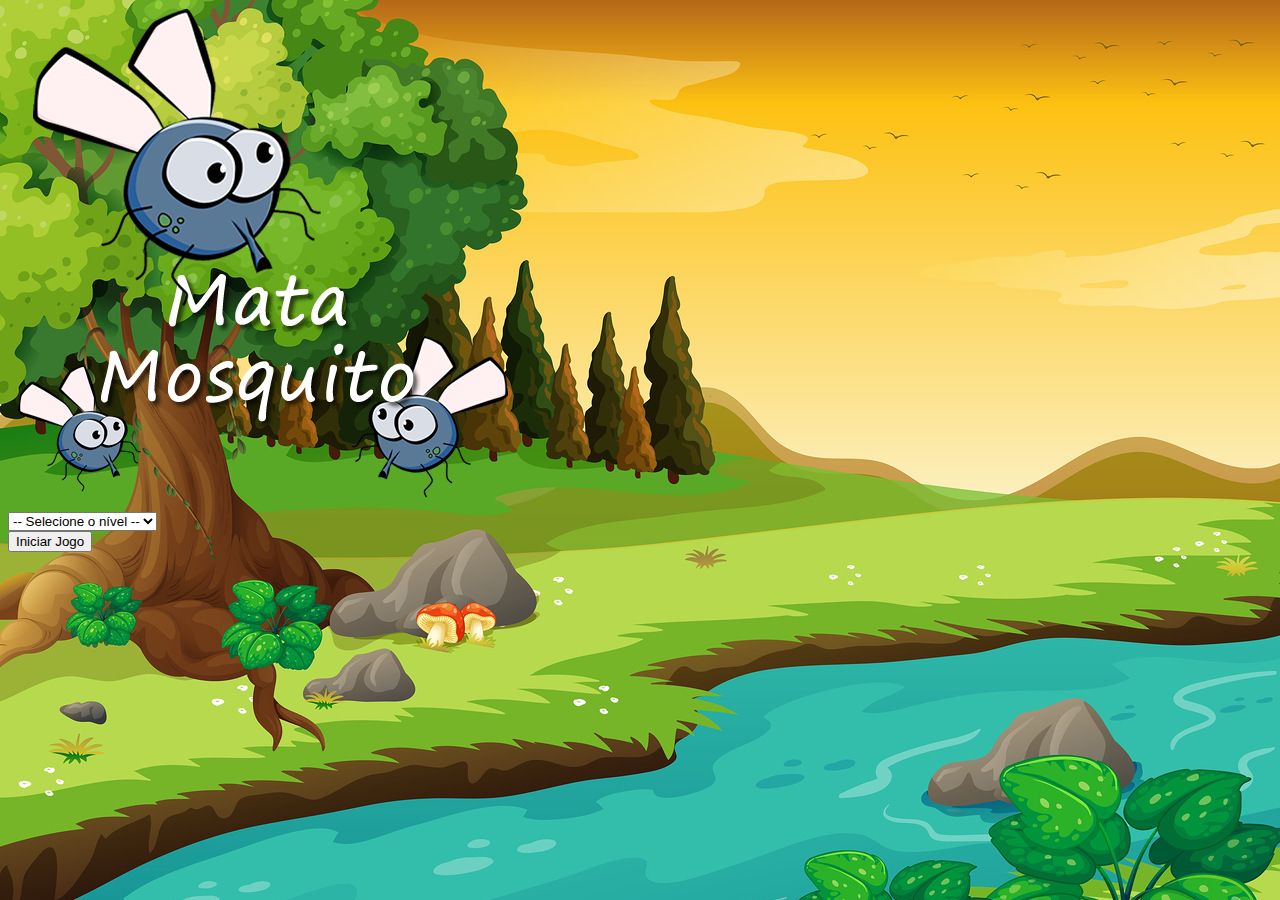
<file: index.html>
<!DOCTYPE html>
<html lang="pt-br">
<head>
    <meta charset="UTF-8">
    <meta http-equiv="X-UA-Compatible" content="IE=edge">
    <meta name="viewport" content="width=device-width, initial-scale=1.0">
    <title>Vitória</title>
    <link href="https://cdn.jsdelivr.net/npm/bootstrap@5.0.0-beta3/dist/css/bootstrap.min.css" rel="stylesheet" integrity="sha384-eOJMYsd53ii+scO/bJGFsiCZc+5NDVN2yr8+0RDqr0Ql0h+rP48ckxlpbzKgwra6" crossorigin="anonymous">
    <link rel="stylesheet" type="text/css" href="estilo.css">

    <script>
        function iniciarJogo(){
            var nivel = document.getElementById('nivel').value
            if(nivel === ''){
                alert('Selecione um nível para iniciar o jogo')
                return false
            } else{
                window.location.href='app.html?' + nivel
            }
        }

    </script>
</head>
<body>
    <div class="container">
        <div class="row">
            <div class="col">
                <div class="d-flex justify-content-center">
                    <img src="imagens/game.png">
                </div>
            </div>
        </div>
        <div class="row">
            <div class="col">
                <div class="d-flex justify-content-center">
                    <div class="mb-2">
                        <select class="form-control" id="nivel">
                            <option value="">-- Selecione o nível --</option>
                            <option value="normal">Normal</option>
                            <option value="dificil">Difícil</option>
                            <option value="chuckNorris">Chuck Norris</option>
                        </select>
                    </div>
                </div>
            </div>
        </div>
        <div class="row">
            <div class="col">
                <div class="d-flex justify-content-center">
                    <button type="button" class="btn btn-danger btn-lg" onclick="iniciarJogo()">Iniciar Jogo</button>
                </div>
            </div>
        </div>
    </div>
</body>
</html>
</file>
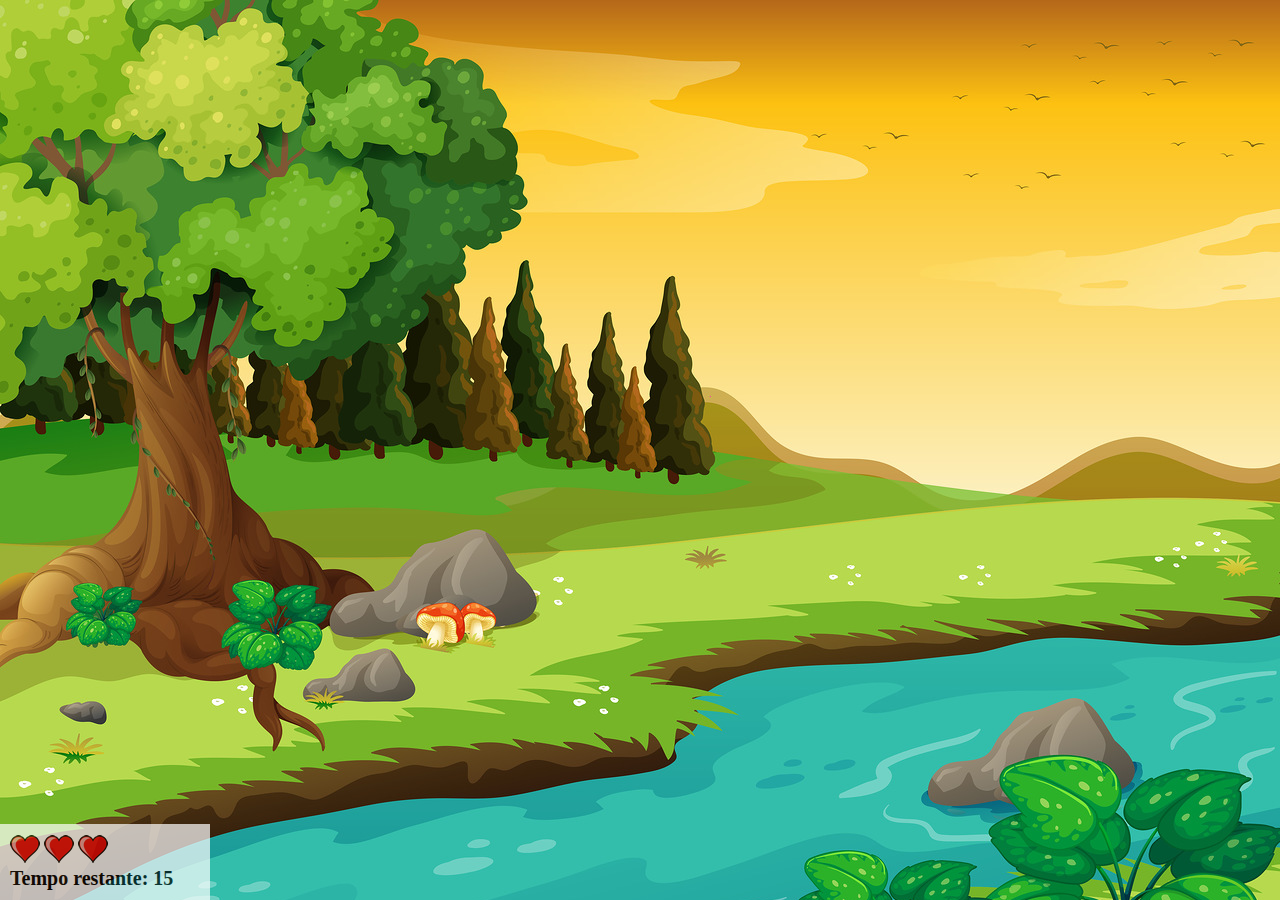
<file: app.html>
<!DOCTYPE html>
<html lang="pt-br">
<head>
    <meta charset="UTF-8">
    <meta http-equiv="X-UA-Compatible" content="IE=edge">
    <meta name="viewport" content="width=device-width, initial-scale=1.0">
    <title>Mata Mosquito</title>
    <link type="text/css" rel="stylesheet" href="estilo.css">
    <script src="jogo.js"></script>
</head>
<body onresize="ajustaTamanhoPalcoJogo()">
    <div class="painel">
        <div class="vidas">
            <img id="v1" src="imagens/coracao_cheio.png">
            <img id="v2" src="imagens/coracao_cheio.png">
            <img id="v3" src="imagens/coracao_cheio.png">
        </div>
        <div class="cronometro">Tempo restante: <span id="cronometro"></span></div>
    </div>







    <script> 
        document.getElementById('cronometro').innerHTML = tempo
        var criaMosquito = setInterval(function(){
            posicaoRandomica()
        }, criaMosquitoTempo)
        
    </script>
</body>
</html>
</file>
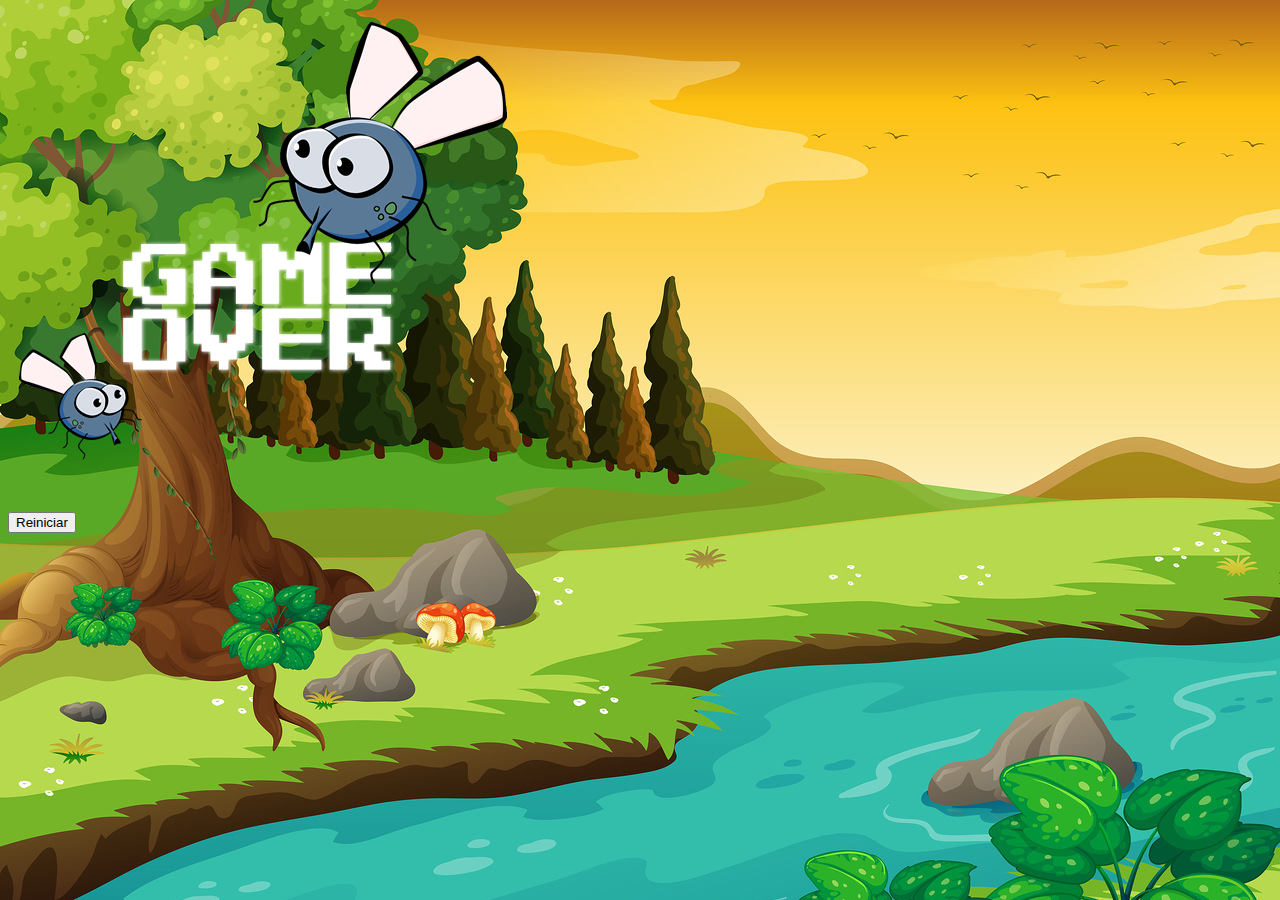
<file: fim_de_jogo.html>
<!DOCTYPE html>
<html lang="pt-br">
<head>
    <meta charset="UTF-8">
    <meta http-equiv="X-UA-Compatible" content="IE=edge">
    <meta name="viewport" content="width=device-width, initial-scale=1.0">
    <title>Fim de Jogo</title>
    <link href="https://cdn.jsdelivr.net/npm/bootstrap@5.0.0-beta3/dist/css/bootstrap.min.css" rel="stylesheet" integrity="sha384-eOJMYsd53ii+scO/bJGFsiCZc+5NDVN2yr8+0RDqr0Ql0h+rP48ckxlpbzKgwra6" crossorigin="anonymous">
    <link rel="stylesheet" type="text/css" href="estilo.css">
</head>
<body>
    <div class="container">
        <div class="row">
            <div class="col">
                <div class="d-flex justify-content-center">
                    <img src="imagens/game_over.png">
                </div>
            </div>
        </div>
        <div class="row">
            <div class="col">
                <div class="d-flex justify-content-center">
                    <button type="button" class="btn btn-dark btn-lg" onclick="window.location.href='index.html'">Reiniciar</button>
                </div>
            </div>
        </div>
    </div>
</body>
</html>
</file>
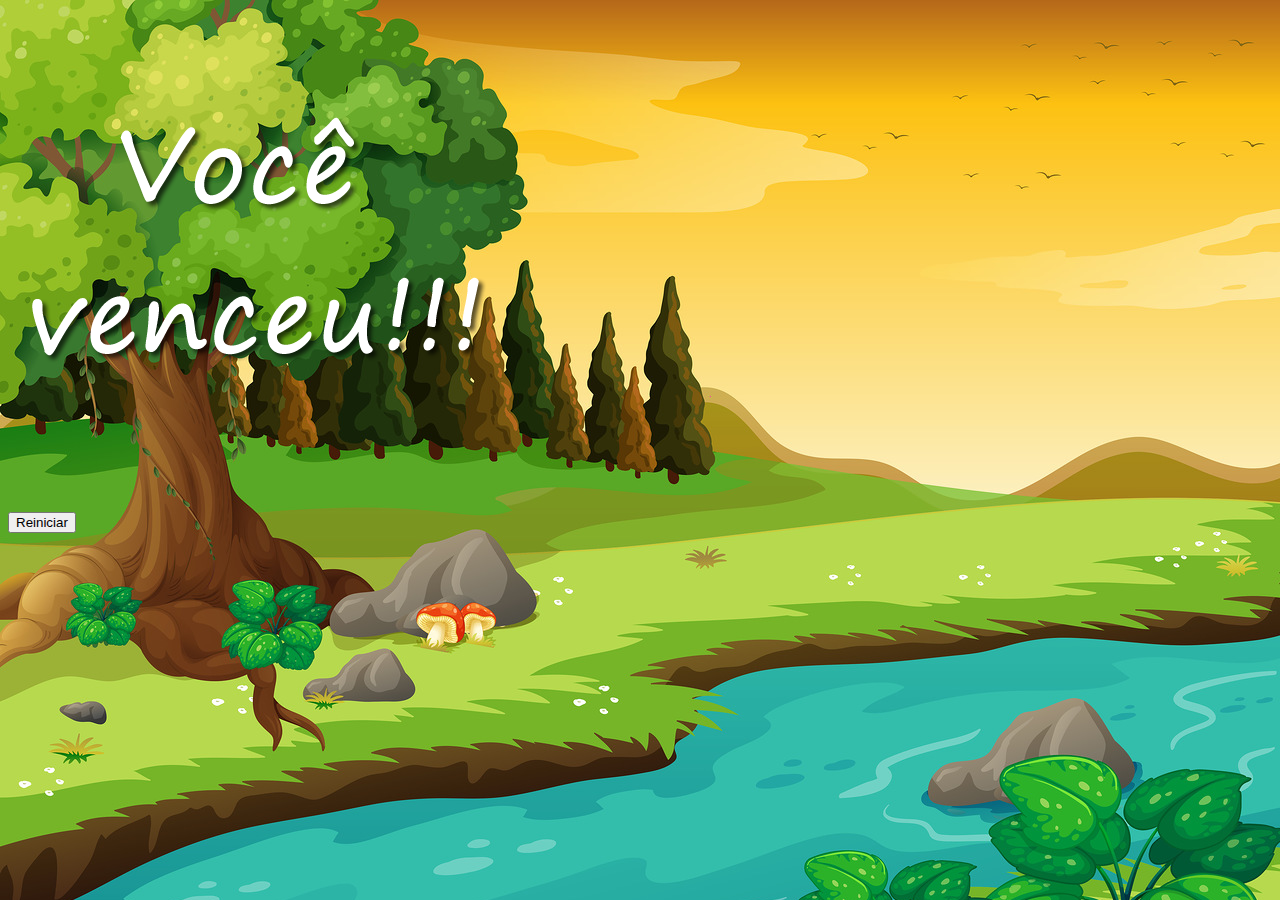
<file: vitoria.html>
<!DOCTYPE html>
<html lang="pt-br">
<head>
    <meta charset="UTF-8">
    <meta http-equiv="X-UA-Compatible" content="IE=edge">
    <meta name="viewport" content="width=device-width, initial-scale=1.0">
    <title>Vitória</title>
    <link href="https://cdn.jsdelivr.net/npm/bootstrap@5.0.0-beta3/dist/css/bootstrap.min.css" rel="stylesheet" integrity="sha384-eOJMYsd53ii+scO/bJGFsiCZc+5NDVN2yr8+0RDqr0Ql0h+rP48ckxlpbzKgwra6" crossorigin="anonymous">
    <link rel="stylesheet" type="text/css" href="estilo.css">
</head>
<body>
    <div class="container">
        <div class="row">
            <div class="col">
                <div class="d-flex justify-content-center">
                    <img src="imagens/vitoria.png">
                </div>
            </div>
        </div>
        <div class="row">
            <div class="col">
                <div class="d-flex justify-content-center">
                    <button type="button" class="btn btn-dark btn-lg" onclick="window.location.href='index.html'">Reiniciar</button>
                </div>
            </div>
        </div>
    </div>
</body>
</html>
</file>
<file: estilo.css>
html{
    cursor: url(imagens/mata_mosquito.png) 30 30, auto;
}

body{
    background-image: url(imagens/bg.jpg);
    background-repeat: no-repeat;
}

.mosquito1{
    width: 50px;
    height: 50px;
}

.mosquito2{
    width: 70px;
    height: 70px;
}

.mosquito3{
    width: 90px;
    height: 90px;
}

.ladoA{
    transform: scaleX(1);
}

.ladoB{
    transform: scaleX(-1);
}

.painel{
    position: absolute;
    width: 190px;
    padding: 10px;
    bottom: 0px;
    border-top: solid 1px #FFF;
    background-color: #FFF;
    opacity: 0.7;
    left: 0px;
}

.vidas{
    float: left;
}

.cronometro{
    float: left;
    font-size: 20px;
    font-weight: bold;
}
</file>
